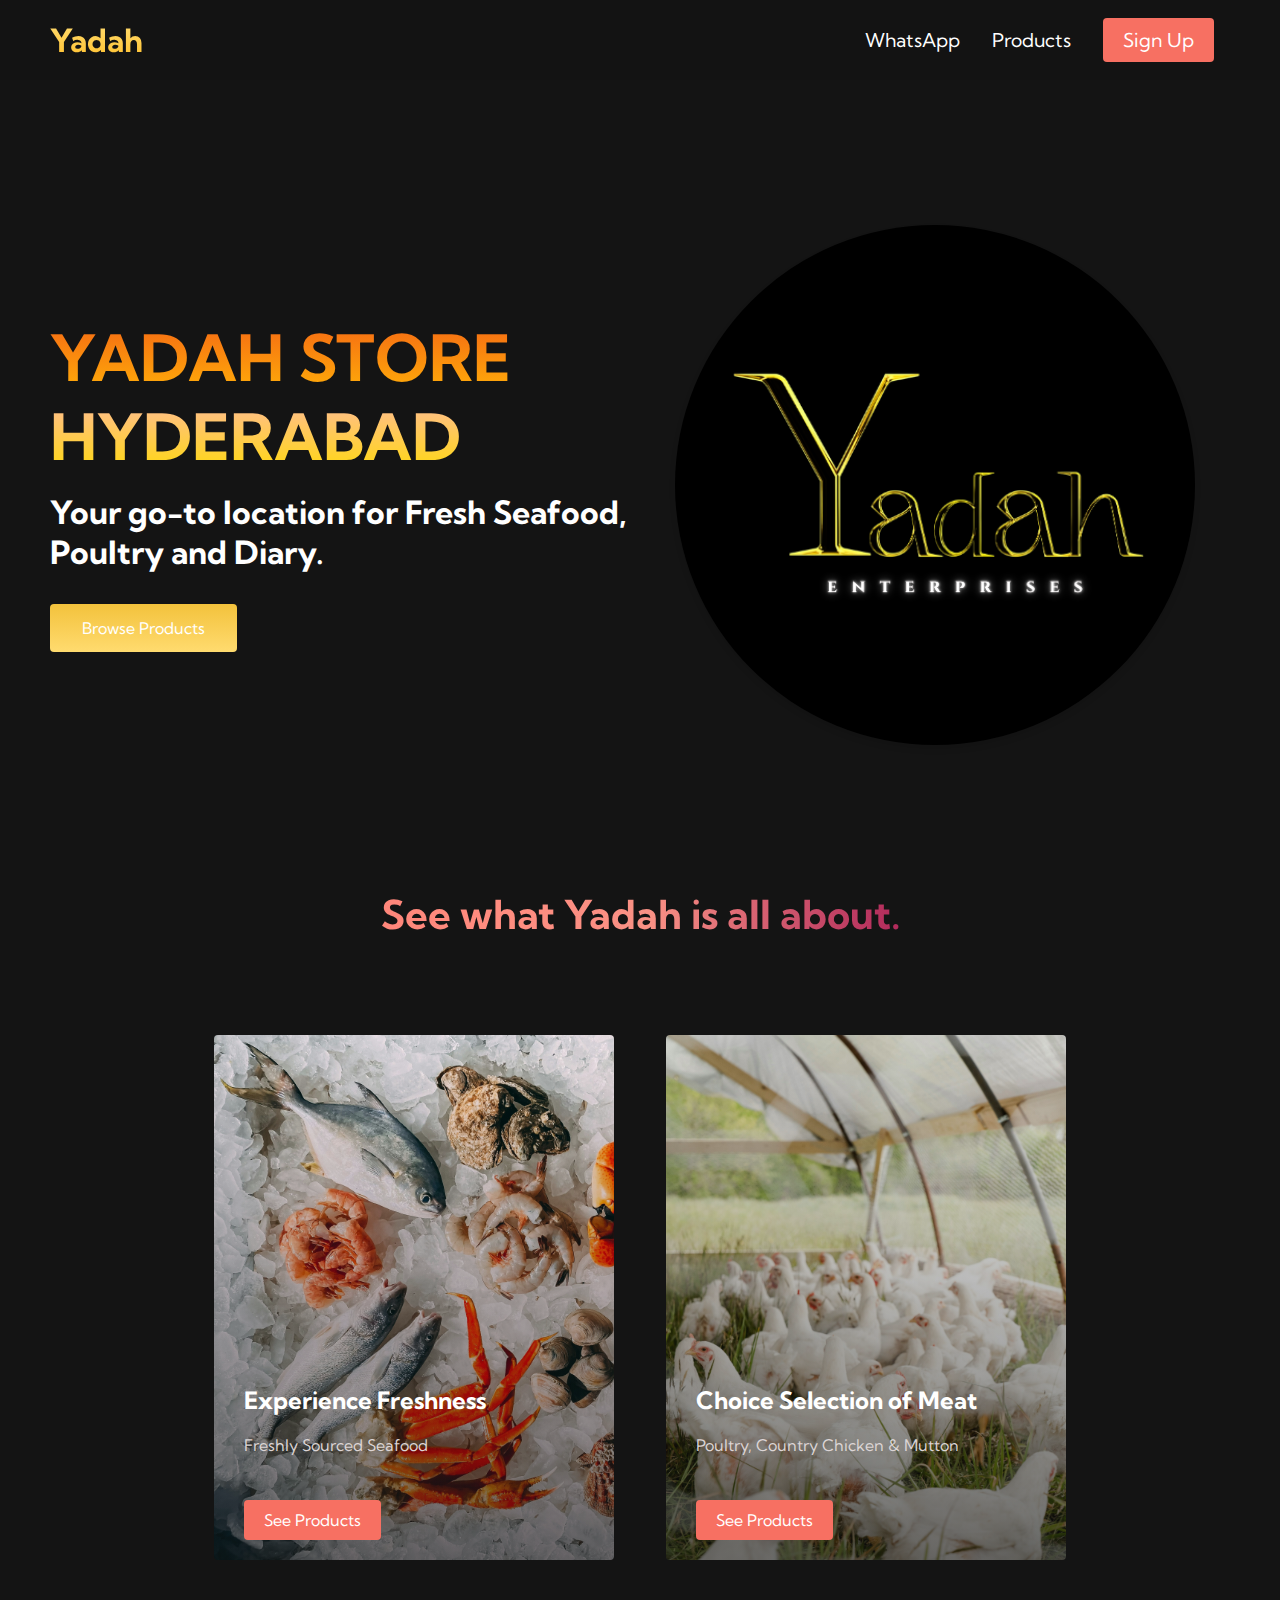
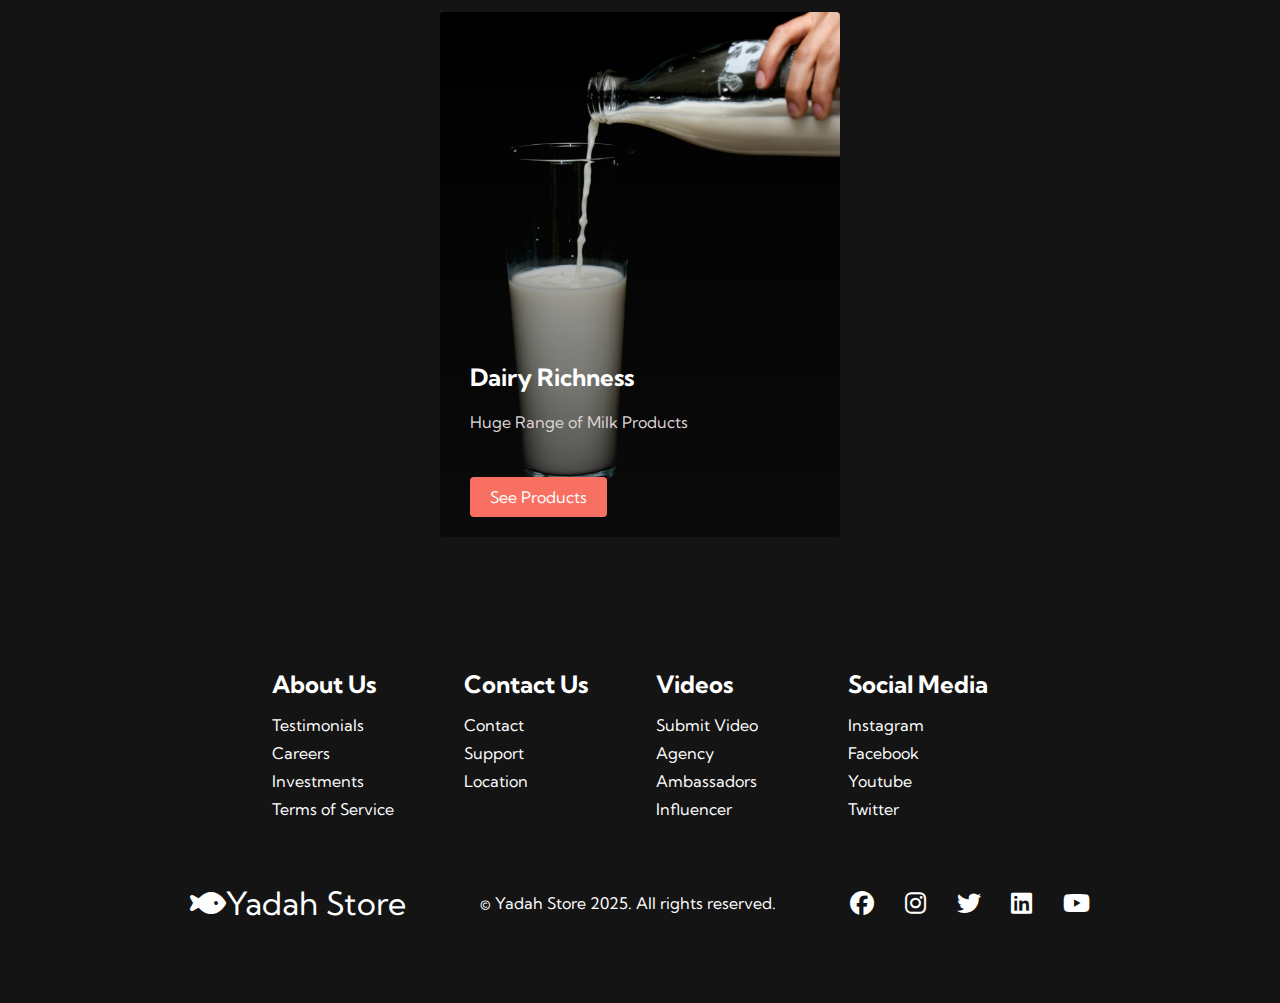
<file: index.html>
<!DOCTYPE html>
<html lang="en">
<head>
    <meta charset="UTF-8">
    <meta name="viewport" content="width=device-width, initial-scale=1.0">
    <title>Yadah Store</title>
    <link rel="stylesheet" href="styles.css">
    <link rel="preconnect" href="https://fonts.googleapis.com">
<link rel="preconnect" href="https://fonts.gstatic.com" crossorigin>
<link href="https://fonts.googleapis.com/css2?family=Montserrat:wght@700&display=swap" rel="stylesheet">
<link href="https://fonts.googleapis.com/css2?family=Kumbh+Sans:wght@100..900&family=Poppins:ital,wght@0,100;0,200;0,300;0,400;0,500;0,600;0,700;0,800;0,900;1,100;1,200;1,300;1,400;1,500;1,600;1,700;1,800;1,900&display=swap" rel="stylesheet">
<link rel="stylesheet" href="https://cdnjs.cloudflare.com/ajax/libs/font-awesome/6.5.0/css/all.min.css">

</head>
<body>
    <!-- Navbar Section -->
    <nav class="navbar">
        <div class="navbar__container">
            <a href="/" id="navbar__logo"><strong>Yadah</strong></a>
            <div class="navbar__toggle" id="mobile-menu">
                <span class="bar"></span>
                <span class="bar"></span>
                <span class="bar"></span>
            </div>
            <ul class="navbar__menu">
                <li class="navbar__item home-link">
                    <a href="/" class="navbar__links">Home</a>
                </li>
                <li class="navbar__item">
                    <a href="https://wa.me/919491712338?text=Hello,%20I%20would%20like%20to%20know%20more%20about%20your%20services." class="navbar__links" target="_blank">WhatsApp</a>

                </li>
                <li class="navbar__item">
                    <a href="/tech.html" class="navbar__links">Products</a>
                </li>
                <li class="navbar__btn">
                    <a href="/tech.html" class="button">Sign Up</a>
                </li>
            </ul>
        </div>  
    </nav>

    <!-- Hero Section -->
     <div class="main">
        <div class="main__container">
            <div class="main__content">
                <h1>YADAH STORE</h1>
                <h2>HYDERABAD</h2>
                <p>Your go-to location for Fresh Seafood, Poultry and Diary.</p>
                <button class="main__btn" id="scrollToServices">
                    <a href="#services">Browse Products</a>
                </button>
            </div>
            <div class="main__img--container">
                <img src="images/Yadah Logo.png" alt="pic" id="main__img">
            </div>
        </div>
     </div>

     <!-- Services Section -->
      <div class="services" id="services">
        <h1>See what Yadah is all about.</h1>
        <div class="services__container">
            <div class="services__card">
                <h2>Experience Freshness</h2>
                <p>Freshly Sourced Seafood</p>
                <button onclick="window.location.href='seafood.html'">See Products</button>
            </div>
            <div class="services__card">
                <h2>Choice Selection of Meat</h2>
                <p>Poultry, Country Chicken & Mutton</p>
                <button onclick="window.location.href='poultry.html'">See Products</button>
            </div>
            <div class="services__card">
                <h2>Dairy Richness</h2>
                <p>Huge Range of Milk Products</p>
                <button onclick="window.location.href='dairy.html'">See Products</button>
            </div>
        </div>
      </div>

    <!-- Footer Section -->
      <div class="footer__container" id="footer">
        <div class="footer__links">
            <div class="footer__link--wrapper">
                <div class="footer__link--items">
                    <h2>About Us</h2>
                    <a href="/">Testimonials</a>
                    <a href="/">Careers</a>
                    <a href="/">Investments</a>
                    <a href="/">Terms of Service</a>
                </div>
                <div class="footer__link--items">
                    <h2>Contact Us</h2>
                    <a href="/contact.html">Contact</a>
                    <a href="/contact.html">Support</a>
                    <a href="/contact.html">Location</a>
                </div>
            </div>
            <div class="footer__link--wrapper">
                <div class="footer__link--items">
                    <h2>Videos</h2>
                    <a href="/">Submit Video</a>
                    <a href="/">Agency</a>
                    <a href="/">Ambassadors</a>
                    <a href="/">Influencer</a>
                </div>
                <div class="footer__link--items">
                    <h2>Social Media</h2>
                    <a href="/">Instagram</a>
                    <a href="/">Facebook</a>
                    <a href="/">Youtube</a>
                    <a href="/">Twitter</a>
                </div>
            </div>
        </div>
        <div class="social__media">
            <div class="social__media--wrap">
                <div class="footer__logo">
                    <a href="/" id="footer__logo"><i class="fa-solid fa-fish"></i>Yadah Store</a>
                </div>
                <p class="website__rights">© Yadah Store 2025. All rights reserved.</p>
                <div class="social__icons">
                    <a href="/" class="social__icon--link" target="_blank">
                        <i class="fab fa-facebook"></i>
                    </a>
                    <a href="/" class="social__icon--link" target="_blank">
                        <i class="fab fa-instagram"></i>
                    </a>
                    <a href="/" class="social__icon--link" target="_blank">
                        <i class="fab fa-twitter"></i>
                    </a>
                    <a href="/" class="social__icon--link" target="_blank">
                        <i class="fab fa-linkedin"></i>
                    </a>
                    <a href="/" class="social__icon--link" target="_blank">
                        <i class="fab fa-youtube"></i>
                    </a>
                </div>
            </div>
        </div>
      </div>

    <script src="app.js"></script>
    <script>
        document.addEventListener("DOMContentLoaded", function() {
            const currentPath = window.location.pathname;
            const homeNavItem = document.querySelector(".home-link");
    
            if (currentPath !== "/" && currentPath !== "/index.html") {
                homeNavItem.style.display = "list-item";
            }
        });
    </script>
    <script>
        document.getElementById("scrollToServices").addEventListener("click", function(event) {
          event.preventDefault(); // Prevent the default anchor link behavior
          document.getElementById("services").scrollIntoView({ behavior: "smooth" });
        });
      </script>
</body>
</html>
</file>
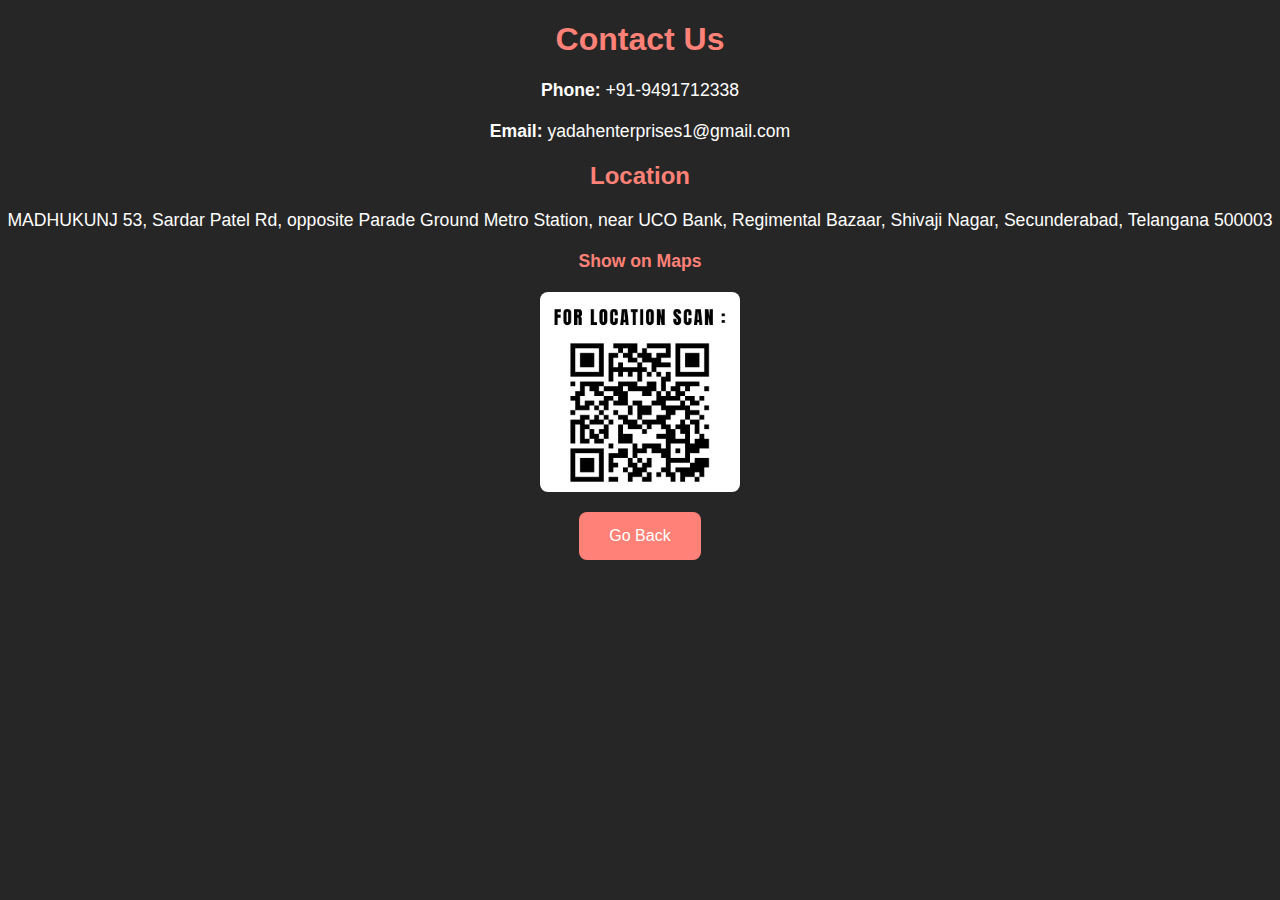
<file: contact.html>
<!DOCTYPE html>
<html lang="en">
<head>
  <meta charset="UTF-8" />
  <meta name="viewport" content="width=device-width, initial-scale=1.0" />
  <link rel="stylesheet" href="contact.css" />
  <title>Contact Us</title>
</head>
<body>
  <div class="contact-container">
    <h1>Contact Us</h1>
    <p><strong>Phone:</strong> +91-9491712338</p>
    <p><strong>Email:</strong> yadahenterprises1@gmail.com</p>
    <h2>Location</h2>
    <p>MADHUKUNJ 53, Sardar Patel Rd, opposite Parade Ground Metro Station, near UCO Bank, Regimental Bazaar, Shivaji Nagar, Secunderabad, Telangana 500003</p>
    <a href="https://www.google.com/maps/place/https://g.co/kgs/B2L4Vod" target="_blank" class="map-link">Show on Maps</a>
    <img src="images/Location qr.png" alt="Location QR Code" class="qr-code" />
    <button class="back-btn" onclick="history.back()">Go Back</button>
  </div>
</body>
</html>
</file>
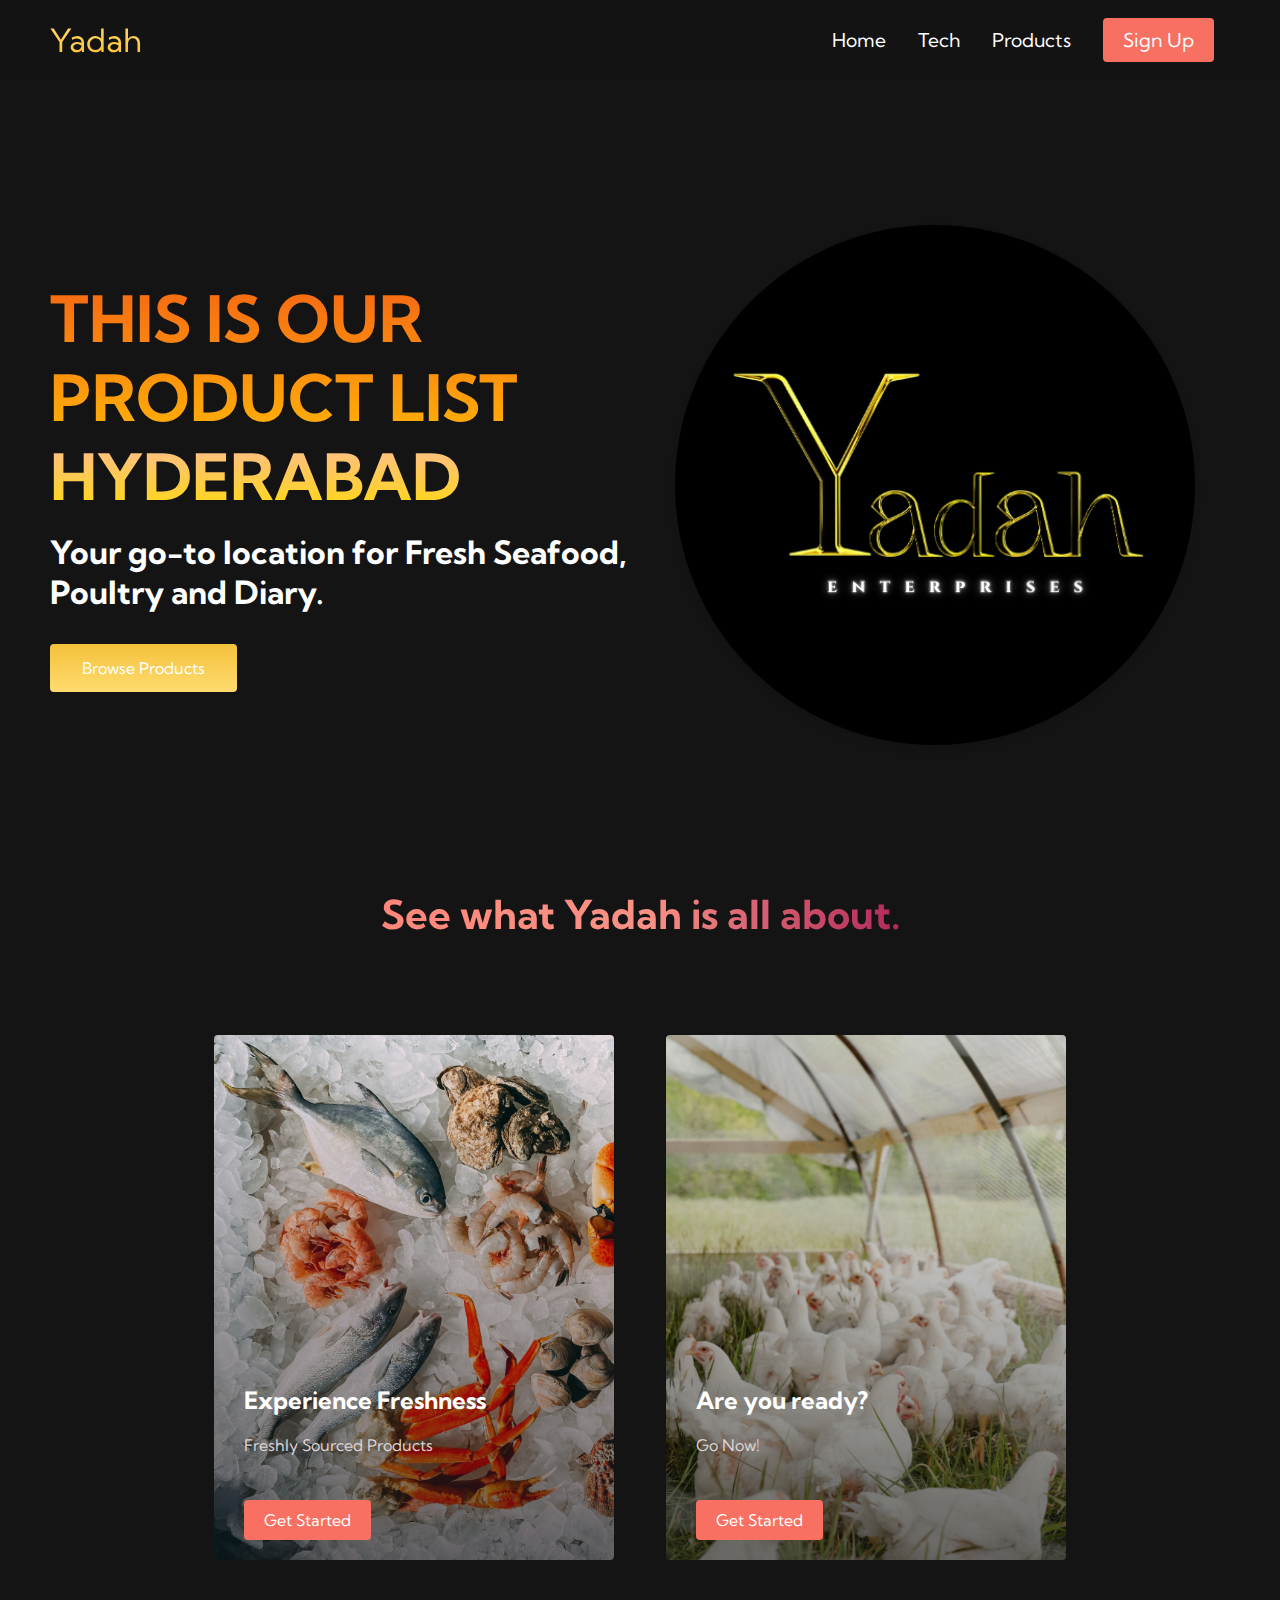
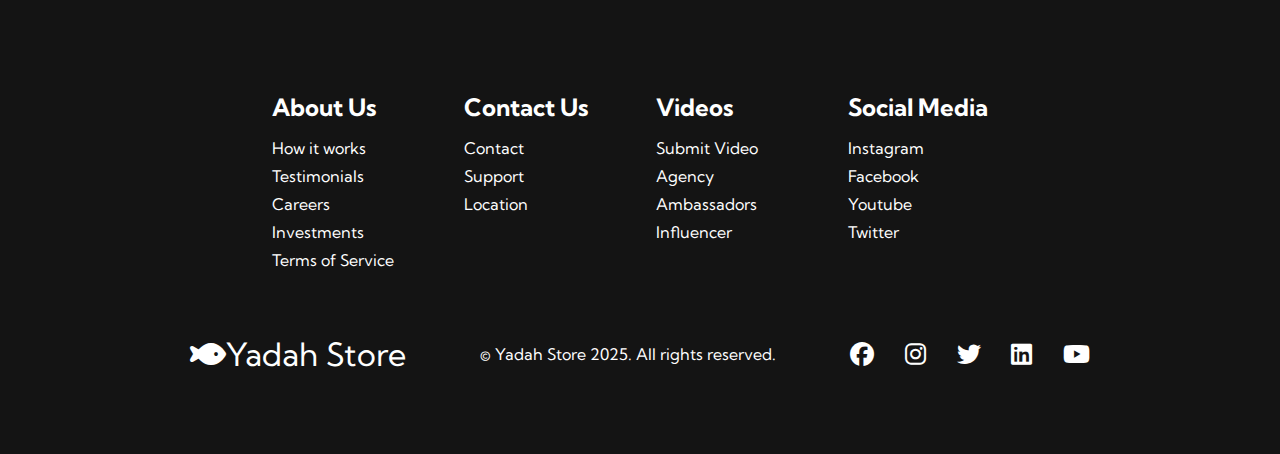
<file: tech.html>
<!DOCTYPE html>
<html lang="en">
<head>
    <meta charset="UTF-8">
    <meta name="viewport" content="width=device-width, initial-scale=1.0">
    <title>Yadah Store</title>
    <link rel="stylesheet" href="styles.css">
    <link rel="preconnect" href="https://fonts.googleapis.com">
<link rel="preconnect" href="https://fonts.gstatic.com" crossorigin>
<link href="https://fonts.googleapis.com/css2?family=Kumbh+Sans:wght@100..900&family=Poppins:ital,wght@0,100;0,200;0,300;0,400;0,500;0,600;0,700;0,800;0,900;1,100;1,200;1,300;1,400;1,500;1,600;1,700;1,800;1,900&display=swap" rel="stylesheet">
<link rel="stylesheet" href="https://cdnjs.cloudflare.com/ajax/libs/font-awesome/6.5.0/css/all.min.css">

</head>
<body>
    <!-- Navbar Section -->
    <nav class="navbar">
        <div class="navbar__container">
            <a href="/" id="navbar__logo">Yadah</a>
            <div class="navbar__toggle" id="mobile-menu">
                <span class="bar"></span>
                <span class="bar"></span>
                <span class="bar"></span>
            </div>
            <ul class="navbar__menu">
                <li class="navbar__item">
                    <a href="/" class="navbar__links">Home</a>
                </li>
                <li class="navbar__item">
                    <a href="/tech.html" class="navbar__links">Tech</a>
                </li>
                <li class="navbar__item">
                    <a href="/tech.html" class="navbar__links">Products</a>
                </li>
                <li class="navbar__btn">
                    <a href="/tech.html" class="button">Sign Up</a>
                </li>
            </ul>
        </div>  
    </nav>

    <!-- Hero Section -->
     <div class="main">
        <div class="main__container">
            <div class="main__content">
                <h1>THIS IS OUR PRODUCT LIST</h1>
                <h2>HYDERABAD</h2>
                <p>Your go-to location for Fresh Seafood, Poultry and Diary.</p>
                <button class="main__btn"><a href="/">Browse Products</a></button>
            </div>
            <div class="main__img--container">
                <img src="images/Yadah Logo.png" alt="pic" id="main__img">
            </div>
        </div>
     </div>

     <!-- Services Section -->
      <div class="services">
        <h1>See what Yadah is all about.</h1>
        <div class="services__container">
            <div class="services__card">
                <h2>Experience Freshness</h2>
                <p>Freshly Sourced Products</p>
                <button>Get Started</button>
            </div>
            <div class="services__card">
                <h2>Are you ready?</h2>
                <p>Go Now!</p>
                <button>Get Started</button>
            </div>
        </div>
      </div>

    <!-- Footer Section -->
      <div class="footer__container">
        <div class="footer__links">
            <div class="footer__link--wrapper">
                <div class="footer__link--items">
                    <h2>About Us</h2>
                    <a href="/">How it works</a>
                    <a href="/">Testimonials</a>
                    <a href="/">Careers</a>
                    <a href="/">Investments</a>
                    <a href="/">Terms of Service</a>
                </div>
                <div class="footer__link--items">
                    <h2>Contact Us</h2>
                    <a href="/">Contact</a>
                    <a href="/">Support</a>
                    <a href="/">Location</a>
                </div>
            </div>
            <div class="footer__link--wrapper">
                <div class="footer__link--items">
                    <h2>Videos</h2>
                    <a href="/">Submit Video</a>
                    <a href="/">Agency</a>
                    <a href="/">Ambassadors</a>
                    <a href="/">Influencer</a>
                </div>
                <div class="footer__link--items">
                    <h2>Social Media</h2>
                    <a href="/">Instagram</a>
                    <a href="/">Facebook</a>
                    <a href="/">Youtube</a>
                    <a href="/">Twitter</a>
                </div>
            </div>
        </div>
        <div class="social__media">
            <div class="social__media--wrap">
                <div class="footer__logo">
                    <a href="/" id="footer__logo"><i class="fa-solid fa-fish"></i>Yadah Store</a>
                </div>
                <p class="website__rights">© Yadah Store 2025. All rights reserved.</p>
                <div class="social__icons">
                    <a href="/" class="social__icon--link" target="_blank">
                        <i class="fab fa-facebook"></i>
                    </a>
                    <a href="/" class="social__icon--link" target="_blank">
                        <i class="fab fa-instagram"></i>
                    </a>
                    <a href="/" class="social__icon--link" target="_blank">
                        <i class="fab fa-twitter"></i>
                    </a>
                    <a href="/" class="social__icon--link" target="_blank">
                        <i class="fab fa-linkedin"></i>
                    </a>
                    <a href="/" class="social__icon--link" target="_blank">
                        <i class="fab fa-youtube"></i>
                    </a>
                </div>
            </div>
        </div>
      </div>

    <script src="app.js"></script>
</body>
</html>
</file>
<file: styles.css>
* {
    box-sizing: border-box;
    margin: 0;
    padding: 0;
    font-family: 'Kumbh Sans', sans-serif;
}

.navbar {
    background: #131313;
    height: 80px;
    display: flex;
    justify-content: center;
    align-items: center;
    font-size: 1.2rem;
    position: sticky;
    top: 0;
    z-index: 999;
}


.navbar__container {
    display: flex;
    justify-content: space-between;
    height: 80px;
    z-index: 1;
    width: 100%;
    max-width: 1300px;
    margin: 0 auto;
    padding: 0 50px;
    
}

#navbar__logo {
    background-color: #ff8177;
    background-image: linear-gradient(to top, #ffb108 0%, #ffec99 100%);
    background-size: 100%;
    -webkit-background-clip: text;
    -moz-background-clip: text;
    -webkit-text-fill-color: transparent;
    -moz-text-fill-color: transparent;
    display: flex;
    align-items: center;
    cursor: pointer;
    text-decoration: none;
    font-size: 2rem;
}

.fa-gem {
    margin-right: 0.5rem;
}

.navbar__menu {
    display:flex;
    align-items: center;
    list-style: none;
    text-align: center;
}

.navbar__item {
    height: 80px
}

.home-link {
    display: none;
}

.navbar__links {
    color: #fff; 
    display: flex;
    align-items: center;
    justify-content: center;
    text-decoration: none;
    padding: 0 1rem;
    height:100%
}

.navbar__btn {
    display: flex;
    justify-content: center;
    align-items: center;
    padding: 0 1rem;
    width: 100%;
}

.button {
    display: flex;
    justify-content: center;
    align-items: center;
    text-decoration: none;
    padding: 10px 20px;
    height: 100%;
    width: 100%;
    border: none;
    outline: none;
    border-radius: 4px;
    background: #f77062 ;
    color: #fff;
}

.button:hover {
    background: #4837ff;
    transition: all 0.3s ease;
}

.navbar__links:hover {
    color: #f77062;
    transition: all 0.3s ease;
}

@media screen and (max-width: 960px) {
    .navbar__container{
        display: flex;
        justify-content: space-between;
        height: 80px;
        z-index: 1;
        width: 100%;
        max-width: 1300px;
        padding: 0;
    }

    .navbar__menu{
        display: grid;
        grid-template-columns: auto;
        margin: 0;
        width: 100%;
        position: absolute;
        top: -1000px;
        opacity: 0;
        transition: all 0.5s ease;
        height: 50vh;
        z-index: -1;
    }

    .navbar__menu.active {
        background: #131313;
        top: 100%;
        opacity: 1;
        transition: all 0.5s ease;
        z-index: 99;
        height: 50vh;
        font-size: 1.6rem;
    }

    #navbar__logo{
        padding-left: 25px;
    }

    .navbar__toggle .bar {
        width: 25px;
        height: 3px;
        margin: 5px auto;
        transition: all 0.3s ease-in-out;
        background: #fff;
    }

    .navbar__item {
        width: 100%;
    }

    .navbar__links {
        text-align: center;
        padding: 2rem;
        width: 100%;
        display: table;
    }

    #mobile-menu {
        position: absolute;
        top: 20%;
        right: 5%;
        transform: translate(5%, 20%);
    }

    .navbar__btn {
        padding-bottom: 2rem;
    }

    .button {
        display: flex;
        justify-content: center;
        align-items: center;
        width: 80%;
        height: 80px;
        margin: 0;
    }

    .navbar__toggle .bar {
        display: block;
        cursor: pointer;
    }

    #mobile-menu.is-active .bar:nth-child(2) {
        opacity: 0;     
    }

    #mobile-menu.is-active .bar:nth-child(1) {
        transform: translateY(8px) rotate(45deg);     
    }

    #mobile-menu.is-active .bar:nth-child(3) {
        transform: translateY(-8px) rotate(-45deg);     
    }
}



/* Hero Section CSS */
.main {
    background-color: #141414;
}

.main__container{
    display: grid;
    grid-template-columns: 1fr 1fr;
    align-items: center;
    justify-self: center;
    margin: 0 auto;
    height: 90vh;
    background-color: #141414;
    z-index: 1;
    width: 100%;
    max-width: 1300px;
    padding: 0 50px;
}

.main__content h1 {
    font-size: 4rem;
    background-color: #ff8177;
    background-image: linear-gradient(to top, #ffb108 0%, #f56614 100%);
    background-size: 100%;
    -webkit-background-clip: text;
    -moz-background-clip: text;
    -webkit-text-fill-color: transparent;
    -moz-text-fill-color:transparent;
}

.main__content h2 {
    font-size: 4rem;
    background-color: #ff8177;
    background-image: linear-gradient(to top, #ffda08 0%, #ffbb99 100%);
    background-size: 100%;
    -webkit-background-clip: text;
    -moz-background-clip: text;
    -webkit-text-fill-color: transparent;
    -moz-text-fill-color:transparent;
}

.main__content p {
     margin-top: 1rem;
     font-size: 2rem;
     font-weight: 700;
     color: #fff;
}

.main__btn {
    font-size: 1rem;
    background-image: linear-gradient(to top, #ffdb6f 0%, #f3c23c 100%);
    padding: 14px 32px;
    border: none;
    border-radius: 4px;
    color: #fff;
    margin-top: 2rem;
    cursor: pointer;
    position: relative;
    transition: all 0.35s;
    outline: none;
}

.main__btn a {
    position: relative;
    z-index: 2;
    color: #fff;
    text-decoration: none;
}

.main__btn:after {
    position: absolute;
    content: '';
    top: 0;
    left: 0;
    width: 0;
    height: 100%;
    background: #4837ff;
    transition: all 0.35s;
    border-radius: 4px;
}

.main__btn:hover {
    color: #fff;
}

.main__btn:hover:after {
    width: 100%;
}

/* .main__img--container {
    text-align: center;
    display: flex;
    justify-content: center;
    align-items: center;
} */

#main__img {
    width: 520px; /* Adjust size as needed */
    height: 520px; /* Make sure width and height are the same */
    border-radius: 50%; /* Makes it circular */
    object-fit: cover; /* Ensures the image fills the circular space properly */
    border: none; /* Optional: Adds a border around the image */
    box-shadow: 0px 4px 6px rgba(0, 0, 0, 0.1); /* Optional: Adds a slight shadow */   
}

.main__img--container {
    display: flex;
    justify-content: center;
    align-items: center;
    padding: 20px;
  }
  
  #main__img {
    max-width: 100%; /* Ensures it doesn't overflow its container */
    height: auto; /* Maintains aspect ratio */
    object-fit: contain; /* Ensures no distortion */
  }
  
  /* Optional: Add more responsiveness */
  @media (max-width: 768px) {
    #main__img {
      max-width: 80%;
    }
  }
  
  @media (max-width: 480px) {
    #main__img {
      max-width: 90%;
    }
  }
  

/* Mobile Responsive */

@media screen and (max-width: 768px) {
    .main__container {
        display: grid;
        grid-template-columns: auto;
        align-items: center;
        justify-self: center;
        width: 100%;
        margin: 0 auto;
        height: 80vh;
    }

    .main__content {
        text-align: center;
        margin-bottom: 4rem;
    }

    .main__content h1 {
        font-size: 2.5rem;
        margin-top: 2rem;
    }

    .main__content h2 {
        font-size: 3rem;
    }

    .main__content p {
        margin-top: 1rem;
        font-size: 1.5rem;
    }
}

@media screen and (max-width: 480px) {
    .main__content h1 {
        font-size: 2rem;
        margin-top: 3rem;
    }

    .main__content h2 {
        font-size: 2rem;
    }

    .main__content p {
        margin-top: 2rem;
        font-size: 1.5rem;
    }

    .main__btn {
        padding: 12px 36px;
        margin: 2.5rem 0;
    }
}

/* Services Section CSS */

.services {
    background: #141414;
    display: flex;
    flex-direction: column;
    align-items: center;
    min-height: auto;
    padding-bottom: 100px;
}

.services h1 {
    background-color: #ff8177;
    background-image: linear-gradient(to right, #ff8177 0%, #ff867a 0%, #ff8c7f 21%, #f99185 52%, #cf556c 78%, #b12a5b 100%);
    background-size: 100%;
    margin-bottom: 5rem;
    font-size: 2.5rem;
    -webkit-background-clip: text;
    -moz-background-clip: text;
    -webkit-text-fill-color: transparent;
    -moz-text-fill-color:transparent;
}

.services__container {
    display: flex;
    justify-content: center;
    flex-wrap: wrap;
    gap: 20px;
}

/* Card hover effect */
.services__card {
    margin: 1rem;
    height: 525px;
    width: 400px;
    border-radius: 4px;
    background-image: 
        linear-gradient(to bottom, rgba(0, 0, 0, 0) 0%, rgba(17, 17, 17, 0.6) 100%),
        url('/images/fish.jpg');
    background-size: cover;
    position: relative;
    color: #fff;
    transition: transform 0.3s ease-in-out; /* Ensure smooth scaling */
}

.services__card h2,
.services__card p,
.services__card button {
  position: relative;
}

.services__card:nth-child(2) {
    background-image: 
        linear-gradient(to bottom, rgba(0, 0, 0, 0) 0%, rgba(17, 17, 17, 0.6) 100%),
        url('/images/poultry.jpg');
}

.services__card:nth-child(3) {
    background-image: 
        linear-gradient(to bottom, rgba(0, 0, 0, 0) 0%, rgba(17, 17, 17, 0.6) 100%),
        url('/images/dairy.jpg');
        background-position: center, center top -90px;
        background-size: cover, cover;
}

.services h2 {
    position: absolute;
    top: 350px;
    left: 30px;
}

.services__card p {
    position: absolute;
    top: 400px;
    left: 30px;
}



.services__card:hover {
    transform: scale(1.075);
    transition: transform 0.3s ease-in-out;
    cursor: pointer;
}

/* Button styling */
.services__card button {
    color: #fff;
    padding: 10px 20px;
    border: none;
    outline: none;
    border-radius: 4px;
    background: #f77062;
    position: absolute;
    bottom: 20px;
    left: 30px;
    font-size: 1rem;
    cursor: pointer;
    transition: background 0.3s ease-in-out, color 0.3s ease-in-out;
}

/* Button hover effect */
.services__card:nth-child(1) button:hover {
    background: #7799ff; /* Change this to your preferred hover color */
    color: #ffffff; /* Change text color for contrast */
}

.services__card:nth-child(2) button:hover {
    background: #fd240b; /* Change this to your preferred hover color */
    color: #ffffff; /* Change text color for contrast */
}

.services__card:nth-child(3) button:hover {
    background: #06a538; /* Change this to your preferred hover color */
    color: #ffffff; /* Change text color for contrast */
}

/* Ensure the button transitions but doesn't stop card scaling */
.services__card:hover button {
    transform: scale(1);
    transition: background 0.3s ease-in-out, color 0.3s ease-in-out;
}


@media screen and (max-width:960px) {
    .services {
        height: 1600px;
    }

    .services h1 {
        font-size: 2rem;
        margin-top: 10rem;
    }
    
}

@media screen and (max-width:480px) {
    .services {
        height: 1400px;
    }

    .services h1 {
        font-size: 1.2rem;
    }

    .services h2 {
        position: absolute;
        top: 320px;
        left: 30px;
    }

    .services__card {
        width: 300px;
    }

}

/* Footer CSS */

.footer__container {
    background-color: #141414;
    padding-bottom: 5rem;
    display: flex;
    flex-direction: column;
    justify-content: center;
    align-items: center;
}

#footer__logo {
    color: #fff;
    display: flex;
    align-items: center;
    cursor: pointer;
    text-decoration: none;
    font-size: 2rem;
}

.footer__links {
    width: 100%;
    max-width: 1000px;
    display: flex;
    justify-content: center;
}

.footer__link--wrapper {
    display: flex;
}

.footer__link--items {
    display: flex;
    flex-direction: column;
    align-items: flex-start;
    margin: 16px;
    text-align: left;
    width: 160px;
    box-sizing: border-box;
}

.footer__link--items h2 {
    margin-bottom: 16px;
}

.footer__link--items > h2 {
    color: #fff;
}

.footer__link--items a {
    color: #fff;
    text-decoration: none;
    margin-bottom: 0.5rem;
}

.footer__link--items a:hover {
    color: #e9e9e9;
    transition: 0.3s ease-out;
}

/* Social Icons */

.social__icon--link {
    color: #fff;
    font-size: 24px;
}

.social__media {
    max-width: 1000px;
    width: 100%;
}

.social__media--wrap {
    display: flex;
    justify-content: space-between;
    align-items: center;
    width: 90%;
    max-width: 1000px;
    margin: 40px auto 0 auto;
}

.social__icons {
    display: flex;
    justify-content: space-between;
    align-items: center;
    width: 240px;
}

.social__logo {
    color: #fff;
    justify-self: flex-start;
    margin-left: 20px;
    cursor: pointer;
    text-decoration: none;
    font-size: 2rem;
    display: flex;
    align-items: center;
    margin-bottom: 16px;
}

.website__rights {
    color: #fff;
}

@media screen and (max-width: 820px) {
    .footer__links {
        padding-top: 25rem;
    }

    #footer__logo {
        margin-bottom: 2rem;
    }

    .website__rights {
        margin-bottom: 2rem;
    }

    .footer__link--wrapper {
        flex-direction: column;
    }

    .social__media--wrap {
        flex-direction: column;
    }
}

@media screen and (max-width: 480px) {
    .footer__links{
        padding-top: 45rem;
    }

    .footer__link--items {
        display: flex;
        justify-content: space-between;
        align-items: center;
        margin: 0px;
        padding-left: 20px;
        padding-top: 10px; /* Adjust as needed */
        padding-bottom: 20px;
        width: 100%;
        text-align: center; /* Ensures text is centered */
    }
  
    .footer__link--wrapper {
        display: flex;
        flex-direction: column;
        align-items: center; /* Centers the links */
    }

    .footer__link--items a {
        display: block;
        margin: 10px 0; /* Space between links */
    }
}

/* General Styles */
body {
    font-family: 'Poppins', sans-serif;
    /* text-align: center; */
    background-color: #f8f8f8;
    margin: 0;
    padding: 0;
}

/* Product Container */
.product-container {
    display: flex;
    flex-wrap: wrap;
    justify-content: center;
    gap: 20px;
    padding: 20px;
}

/* Product Card */
.product-card {
    border: 1px solid #ddd;
    border-radius: 10px;
    padding: 15px;
    width: 200px;
    text-align: center;
    background-color: white;
    box-shadow: 2px 2px 10px rgba(0, 0, 0, 0.1);
}

/* Product Image */
.product-card img {
    width: 100%;
    height: auto;
    border-radius: 5px;
}

/* Headings */
h1 {
    color: #333;
}
h3 {
    margin: 10px 0 5px;
    color: #e3e1e1;
}
p {
    color: #dcd5d5;
}

/* Button */
button {
    background-color: #ff6600;
    color: white;
    padding: 10px;
    border: none;
    cursor: pointer;
    border-radius: 5px;
}
button:hover {
    background-color: #e65c00;
}
</file>
<file: contact.css>
/* Contact Page CSS */

body {
    font-family: 'Kumbh Sans', sans-serif;
    background-color: #272626;
    color: #333;
    margin: 0;
    padding: 0;
}

header {
    background-color: #ff8177;
    color: white;
    text-align: center;
    padding: 30px 0;
    font-size: 2.5rem;
}

.container {
    display: flex;
    justify-content: center;
    align-items: center;
    height: 80vh;
}

.contact-card {
    background: #f9f9f9;
    padding: 40px;
    border-radius: 12px;
    box-shadow: 0 8px 20px rgba(0,0,0,0.1);
    width: 500px;
    display: flex;
    flex-direction: column;
    align-items: center;
}

h1, h2 {
    color: #ff8177;
    text-align: center;
}

p {
    font-size: 1.1rem;
    margin-bottom: 20px;
    color: #ffffff;
    text-align: center;
}

.qr-code {
    display: flex;
    width: 200px; /* Desired width */
    height: 200px; /* Desired height */
    object-fit: cover; /* Crops the image to fill the container */
    object-position: center; /* Centers the image within the container */
    border-radius: 8px; /* Optional for rounded corners */
    margin: auto;
}

button {
    display: flex;
    background-color: #ff8177;
    color: white;
    border: none;
    margin: auto;
    padding: 15px 30px;
    border-radius: 8px;
    font-size: 1rem;
    cursor: pointer;
    transition: background-color 0.3s;
    margin-top: 20px;
}

button:hover {
    background-color: #f77062;
}

a {
    color: #ff8177;
    text-decoration: none;
    font-weight: bold;
}

a:hover {
    text-decoration: underline;
}

/* Show on Maps Link */
.map-link {
    display: block;
    text-align: center;
    margin: 20px auto;
    color: #ff8177;
    font-size: 1.1rem;
    text-decoration: none;
    font-weight: bold;
}

.map-link:hover {
    text-decoration: underline;
}


/* Responsive Design */
@media screen and (max-width: 600px) {
    .contact-card {
        width: 90%;
        padding: 20px;
    }
}
</file>
